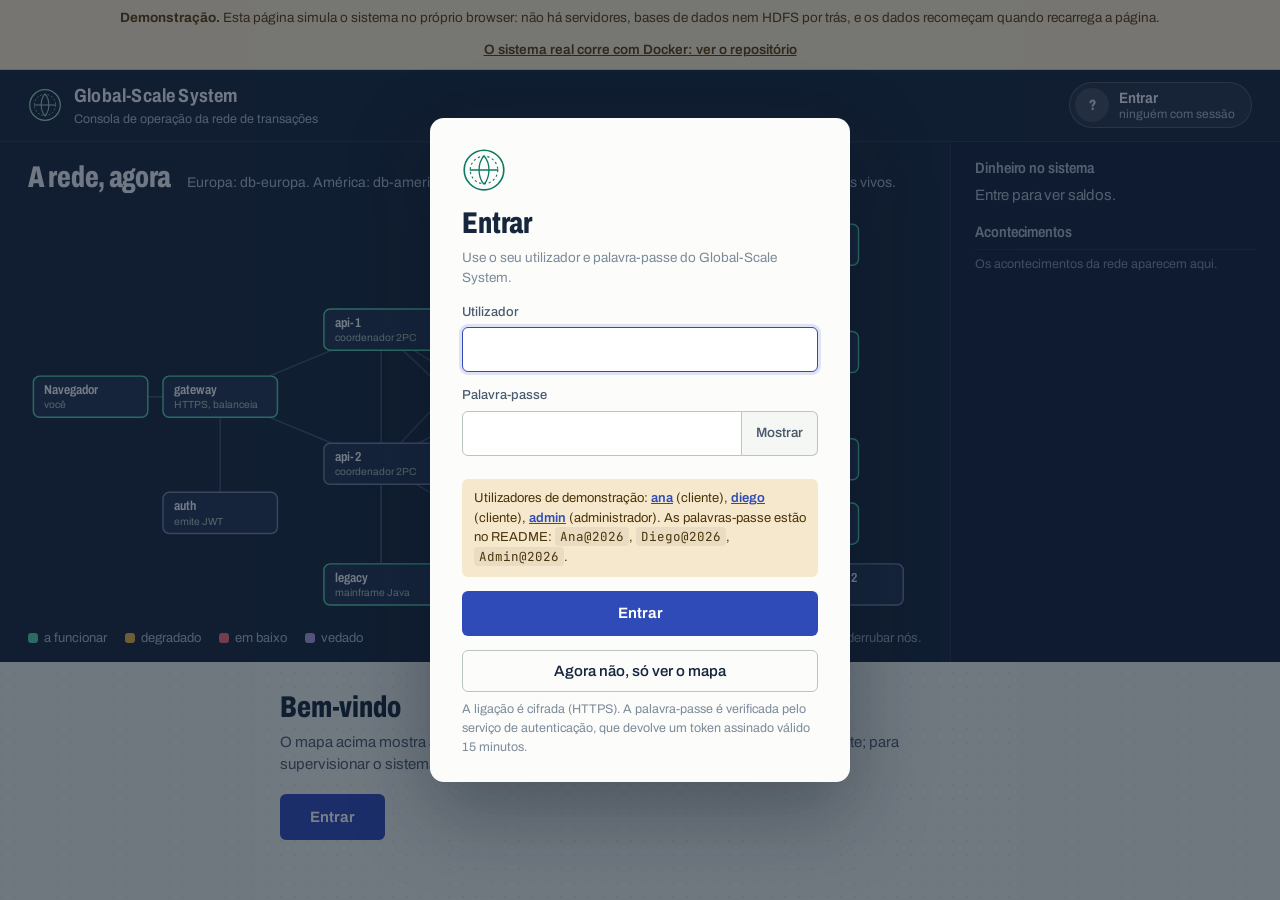
<file: index.html>
<!doctype html>
<html lang="pt">
<head>
<meta charset="utf-8">
<meta name="viewport" content="width=device-width, initial-scale=1">
<title>Global-Scale System — Consola de operação (demonstração)</title>
<link rel="icon" href="data:,">
<link rel="stylesheet" href="app.css">
<link rel="stylesheet" href="demo.css">
</head>
<body>
<div class="faixa-demo" role="note"><span><b>Demonstração.</b> Esta página simula o sistema no próprio browser:
não há servidores, bases de dados nem HDFS por trás, e os dados recomeçam quando recarrega a página.</span>
<a href="https://github.com/nameless-258/global-scale-system">O sistema real corre com Docker: ver o repositório</a></div>

<header class="barra">
  <div class="marca">
    <svg class="selo-marca" viewBox="0 0 40 40" aria-hidden="true">
      <circle cx="20" cy="20" r="18" fill="none" stroke="currentColor" stroke-width="1.5"/>
      <circle cx="20" cy="20" r="12.5" fill="none" stroke="currentColor" stroke-width="1" stroke-dasharray="2 2.4"/>
      <path d="M7 20h26M20 7c-6 7-6 19 0 26M20 7c6 7 6 19 0 26" fill="none" stroke="currentColor" stroke-width="1.2"/>
    </svg>
    <div>
      <span class="marca-nome">Global-Scale System</span>
      <span class="marca-sub">Consola de operação da rede de transações</span>
    </div>
  </div>
  <div class="utilizador" id="utilizador">
    <button class="pilula" id="pilula" type="button" aria-haspopup="true" aria-expanded="false">
      <span class="pil-ini" id="pil-ini" aria-hidden="true">?</span>
      <span class="pil-texto"><span class="pil-nome" id="pil-nome">Entrar</span><span class="pil-papel" id="pil-papel">ninguém com sessão</span></span>
    </button>
    <div class="pil-menu" id="pil-menu" hidden>
      <p id="pil-menu-info"></p>
      <button class="discreto" id="btn-sair" type="button">Terminar sessão</button>
    </div>
  </div>
</header>

<!-- ======================================================= MAPA AO VIVO -->
<section class="palco" aria-label="Estado da rede ao vivo">
  <div class="palco-mapa">
    <div class="palco-cab">
      <h1>A rede, agora</h1>
      <p id="mapa-legenda">A ler o estado dos nós…</p>
    </div>
    <svg id="mapa" viewBox="0 0 1000 475" role="img" aria-label="Topologia do sistema"></svg>
    <ul class="legenda-cores" aria-label="Legenda">
      <li><i class="c-ok"></i>a funcionar</li>
      <li><i class="c-aviso"></i>degradado</li>
      <li><i class="c-falha"></i>em baixo</li>
      <li><i class="c-vedado"></i>vedado</li>
      <li class="dica" id="mapa-dica"></li>
    </ul>
  </div>
  <aside class="livro">
    <h2 id="livro-titulo">Dinheiro no sistema</h2>
    <div id="livro-total" class="livro-total">—</div>
    <div class="livro-moeda" id="livro-moeda">equivalente em meticais</div>
    <dl id="livro-moedas" class="livro-moedas"></dl>
    <div id="livro-conservacao" class="livro-conservacao"></div>
    <h2 class="livro-ev">Acontecimentos</h2>
    <ol id="eventos" class="eventos"></ol>
  </aside>
</section>

<div class="corpo">
  <nav class="menu" id="menu" aria-label="Secções">
    <!-- Cliente -->
    <p class="menu-grupo" data-papel="cliente">O meu banco</p>
    <button data-sep="inicio" data-papel="cliente">Início</button>
    <button data-sep="transferir" data-papel="cliente">Transferir</button>
    <button data-sep="extrato" data-papel="cliente">Extrato</button>
    <p class="menu-grupo" data-papel="cliente">Pôr à prova</p>
    <button data-sep="seguranca" data-papel="cliente">Ataques</button>
    <!-- Administrador -->
    <p class="menu-grupo" data-papel="admin">Gestão</p>
    <button data-sep="clientes" data-papel="admin">Clientes e contas</button>
    <button data-sep="depositar" data-papel="admin">Depositar</button>
    <p class="menu-grupo" data-papel="admin">Supervisão</p>
    <button data-sep="bd" data-papel="admin">Bases de dados</button>
    <button data-sep="cenarios" data-papel="admin">Cenários de falha</button>
    <button data-sep="admin" data-papel="admin">Coordenador 2PC</button>
    <button data-sep="dfs" data-papel="admin">Ficheiros no HDFS</button>
    <!-- Ambos -->
    <p class="menu-grupo" data-papel="ambos">Informação</p>
    <button data-sep="cambio" data-papel="ambos">Câmbio</button>
  </nav>

  <main>
    <!-- ===================================================== SEM SESSÃO -->
    <section class="painel" id="sep-entrada">
      <header class="painel-cab">
        <h2>Bem-vindo</h2>
        <p>O mapa acima mostra a rede em tempo real. Para movimentar contas, entre como cliente; para supervisionar o sistema e simular falhas, entre como administrador.</p>
      </header>
      <button class="acao" id="btn-entrar-grande" type="button">Entrar</button>
    </section>

    <!-- ===================================================== CLIENTE: INÍCIO -->
    <section class="painel" id="sep-inicio" hidden>
      <header class="painel-cab">
        <h2 id="ola">Olá</h2>
        <p>Saldos lidos agora, em paralelo, nos servidores da Europa, da América e de África.</p>
      </header>
      <div id="cartoes-contas" class="cartoes-contas"></div>
      <div class="atalhos">
        <button class="atalho" type="button" data-ir="transferir" data-modo="interna"><b>Transferir</b><span>para clientes do Global-Scale</span></button>
        <button class="atalho" type="button" data-ir="transferir" data-modo="carteira"><b>Carteira móvel</b><span>M-Pesa, e-Mola ou mKesh</span></button>
        <button class="atalho" type="button" data-ir="transferir" data-modo="banco"><b>Outro banco</b><span>transferência por IBAN</span></button>
        <button class="atalho" type="button" data-ir="extrato"><b>Extrato</b><span>débitos, créditos e saldos</span></button>
      </div>
      <h2 class="titulo-sec">Últimos movimentos</h2>
      <div id="ultimos"></div>
    </section>

    <!-- ===================================================== CLIENTE: TRANSFERIR -->
    <section class="painel" id="sep-transferir" hidden>
      <header class="painel-cab">
        <h2>Transferir</h2>
        <p>Escolha para onde vai o dinheiro. Antes de enviar, verá sempre um resumo para confirmar.</p>
      </header>
      <div class="segmentos" role="tablist" aria-label="Tipo de transferência">
        <button type="button" role="tab" data-modo="interna" aria-selected="true">Cliente do Global-Scale</button>
        <button type="button" role="tab" data-modo="carteira" aria-selected="false">Carteira móvel</button>
        <button type="button" role="tab" data-modo="banco" aria-selected="false">Outro banco</button>
      </div>

      <form id="form-transf" class="folha" novalidate>
        <div class="campos dois">
          <label><span>De</span><select id="tr-origem" required></select></label>
          <!-- destino: cliente do Global-Scale -->
          <label data-modo="interna"><span>Para</span><select id="tr-destino"></select></label>
          <!-- destino: carteira móvel -->
          <div data-modo="carteira" class="destino-carteira">
            <span class="rotulo">Operadora</span>
            <div class="operadoras" id="operadoras" role="radiogroup" aria-label="Operadora">
              <button type="button" role="radio" data-op="M-PESA" class="op mpesa" aria-checked="true">M-Pesa</button>
              <button type="button" role="radio" data-op="E-MOLA" class="op emola" aria-checked="false">e-Mola</button>
              <button type="button" role="radio" data-op="MKESH" class="op mkesh" aria-checked="false">mKesh</button>
            </div>
          </div>
          <!-- destino: outro banco -->
          <label data-modo="banco"><span>Banco de destino</span><select id="tr-banco">
            <option value="BCI">BCI</option><option value="MILLENNIUM-BIM">Millennium bim</option>
            <option value="STANDARD-BANK">Standard Bank</option><option value="ABSA">Absa</option>
            <option value="MOZA">Moza Banco</option><option value="BANCO-PARCEIRO-MZ">Banco Parceiro</option>
          </select></label>
        </div>
        <div class="campos dois" data-modo="carteira">
          <label><span>Número de telemóvel</span>
            <span class="com-prefixo"><b>+258</b><input id="tr-numero" inputmode="numeric" placeholder="84 123 4567" autocomplete="off"></span>
          </label>
          <div class="titular-carteira" id="tr-titular" aria-live="polite"><span class="nota">Escreva o número para confirmarmos o nome do titular.</span></div>
        </div>
        <div class="campos dois" data-modo="banco">
          <label><span>IBAN do destinatário</span><input id="tr-iban" placeholder="MZ59 0001 0000 0012 3456 7890 1" autocomplete="off"></label>
          <label><span>Nome do destinatário</span><input id="tr-nome-banco" placeholder="Como aparece na conta" autocomplete="off"></label>
        </div>
        <div class="campos dois">
          <label><span>Montante</span>
            <span class="com-moeda"><input id="tr-valor" inputmode="decimal" placeholder="0,00" required><b id="tr-moeda">€</b></span>
          </label>
          <div class="previsao" id="tr-previsao" aria-live="polite"></div>
        </div>
        <details class="avancado">
          <summary>Modo de demonstração: simular uma falha nesta transferência</summary>
          <div class="campos dois" data-modo="interna">
            <label><span>Falha a simular</span><select id="tr-falha">
              <option value="">Nenhuma (transferência normal)</option>
              <option value="participante_indisponivel_fase1">Um servidor fica inacessível na fase 1</option>
              <option value="atraso_fase2">O coordenador espera 20 s antes da fase 2</option>
              <option value="crash_coordenador_fase2">O coordenador morre na fase 2 e reinicia</option>
              <option value="crash_permanente_coordenador">O coordenador morre de vez na fase 2</option>
            </select></label>
            <label><span>Servidor que coordena</span><select id="tr-via">
              <option value="">O que o gateway escolher</option>
              <option value="api-1">api-1</option>
              <option value="api-2">api-2</option>
            </select></label>
          </div>
          <label class="marcar" data-modo="externo"><input type="checkbox" id="tr-legado-falha"> A rede interbancária está em baixo (o dinheiro é debitado e depois devolvido)</label>
        </details>
        <p class="erro-texto" id="tr-erro" aria-live="polite"></p>
        <div class="rodape-form">
          <p class="nota" id="tr-nota">Antes de enviar, verá um resumo para confirmar.</p>
          <button class="acao" type="submit">Rever transferência</button>
        </div>
      </form>

      <div id="confirmacao" class="confirmacao" hidden>
        <h3>Confirme a transferência</h3>
        <div class="resumo" id="resumo"></div>
        <p class="nota" id="resumo-nota"></p>
        <div class="rodape-form">
          <button class="discreto" id="btn-voltar" type="button">Voltar e alterar</button>
          <button class="acao" id="btn-confirmar" type="button">Confirmar e transferir</button>
        </div>
      </div>
      <div id="res-transf" class="respostas"></div>
    </section>

    <!-- ===================================================== CLIENTE: EXTRATO -->
    <section class="painel" id="sep-extrato" hidden>
      <header class="painel-cab com-acao">
        <div><h2>Extrato</h2><p>Débitos, créditos e o saldo depois de cada movimento.</p></div>
        <div class="grupo-botoes sem-margem nao-imprimir">
          <button class="discreto" id="btn-csv" type="button">Descarregar CSV</button>
          <button class="discreto" id="btn-imprimir" type="button">Imprimir</button>
        </div>
      </header>
      <form class="filtros nao-imprimir" id="form-extrato">
        <label><span>Conta</span><select id="ex-conta"></select></label>
        <label><span>Período</span><select id="ex-periodo">
          <option value="30">Últimos 30 dias</option><option value="mes">Este mês</option>
          <option value="7">Últimos 7 dias</option><option value="tudo" selected>Desde a abertura</option>
          <option value="outro">Escolher datas…</option>
        </select></label>
        <label class="datas" data-datas><span>De</span><input type="date" id="ex-de"></label>
        <label class="datas" data-datas><span>Até</span><input type="date" id="ex-ate"></label>
      </form>
      <div id="extrato"></div>
    </section>

    <!-- ===================================================== CLIENTE: ATAQUES -->
    <section class="painel" id="sep-seguranca" hidden>
      <header class="painel-cab">
        <h2>Ataques</h2>
        <p>Cada botão envia à API um pedido malicioso real, feito com a sua sessão. O resultado mostra a defesa que o travou.</p>
      </header>
      <div class="ataques" id="lista-ataques"></div>
      <div id="res-seg" class="respostas"></div>
    </section>

    <!-- ===================================================== ADMIN: CENÁRIOS -->
    <section class="painel" id="sep-cenarios" hidden>
      <header class="painel-cab">
        <h2>Cenários de falha</h2>
        <p>Cada cenário derruba contentores reais, gera tráfego e confirma no fim que o dinheiro no sistema é o mesmo. Acompanhe no mapa.</p>
        <p class="nota">O administrador não movimenta contas. As transferências dos cenários são feitas automaticamente por dois clientes de teste (Ana e Diego), como num teste automático.</p>
      </header>
      <div class="cenarios" id="lista-cenarios"></div>
      <div class="diario">
        <div class="diario-cab"><h3>Diário de execução</h3><button id="btn-limpar-exec" class="discreto" type="button">Limpar</button></div>
        <ol class="exec" id="exec"><li class="vazio">Escolha um cenário para começar.</li></ol>
      </div>
    </section>

    <!-- ===================================================== ADMIN: CLIENTES -->
    <section class="painel" id="sep-clientes" hidden>
      <header class="painel-cab com-acao">
        <div><h2>Clientes e contas</h2>
        <p>Os utilizadores vêm do serviço de autenticação; as contas, dos três fragmentos.</p></div>
        <div class="grupo-botoes sem-margem">
          <button id="btn-clientes" class="discreto" type="button">Atualizar</button>
          <button id="btn-novo-cliente" class="acao" type="button">Novo cliente</button>
        </div>
      </header>
      <form id="form-cliente" class="folha" hidden novalidate>
        <h3>Novo cliente</h3>
        <div class="campos dois">
          <label><span>Nome completo</span><input id="nc-nome" placeholder="ex.: Marta Sitoe" autocomplete="off"></label>
          <label><span>Utilizador (para entrar)</span><input id="nc-user" placeholder="ex.: marta" autocomplete="off" autocapitalize="none" spellcheck="false"></label>
        </div>
        <div class="campos dois">
          <label><span>Palavra-passe inicial</span>
            <span class="com-olho"><input id="nc-pass" autocomplete="new-password"><button type="button" id="btn-gerar" class="olho">Gerar</button></span>
          </label>
          <p class="nota alinhar-fundo">Mínimo 8 caracteres, com letras e números. Entregue-a ao cliente.</p>
        </div>
        <h3 class="sub-titulo">Primeira conta</h3>
        <div class="campos tres">
          <label><span>Região (servidor onde fica guardada)</span><select id="nc-regiao">
            <option value="AF">África</option><option value="EU">Europa</option><option value="AM">América</option></select></label>
          <label><span>Moeda</span><select id="nc-moeda">
            <option value="MZN">Meticais (MT)</option><option value="EUR">Euros (€)</option>
            <option value="USD">Dólares (US$)</option><option value="ZAR">Randes (R)</option></select></label>
          <label><span>Depósito inicial (opcional)</span><input id="nc-deposito" inputmode="decimal" placeholder="0,00"></label>
        </div>
        <p class="erro-texto" id="nc-erro" aria-live="polite"></p>
        <div class="rodape-form">
          <button class="discreto" id="btn-cancelar-cliente" type="button">Cancelar</button>
          <button class="acao" type="submit">Criar cliente</button>
        </div>
      </form>
      <form id="form-conta" class="folha" hidden novalidate>
        <h3 id="na-titulo">Abrir conta</h3>
        <div class="campos dois">
          <label><span>Região</span><select id="na-regiao">
            <option value="AF">África</option><option value="EU">Europa</option><option value="AM">América</option></select></label>
          <label><span>Moeda</span><select id="na-moeda">
            <option value="MZN">Meticais (MT)</option><option value="EUR">Euros (€)</option>
            <option value="USD">Dólares (US$)</option><option value="ZAR">Randes (R)</option></select></label>
        </div>
        <p class="erro-texto" id="na-erro"></p>
        <div class="rodape-form">
          <button class="discreto" id="btn-cancelar-conta" type="button">Cancelar</button>
          <button class="acao" type="submit">Abrir conta</button>
        </div>
      </form>
      <div id="res-clientes" class="respostas"></div>
      <div class="barra-filtro">
        <div class="segmentos" role="tablist" aria-label="Filtrar por região" id="filtro-regiao">
          <button type="button" role="tab" data-reg="" aria-selected="true">Todas as regiões</button>
          <button type="button" role="tab" data-reg="EU" aria-selected="false">Europa</button>
          <button type="button" role="tab" data-reg="AM" aria-selected="false">América</button>
          <button type="button" role="tab" data-reg="AF" aria-selected="false">África</button>
        </div>
        <span class="nota" id="filtro-resumo"></span>
      </div>
      <div id="lista-clientes"></div>
    </section>

    <!-- ===================================================== ADMIN: BASES DE DADOS -->
    <section class="painel" id="sep-bd" hidden>
      <header class="painel-cab com-acao">
        <div><h2>Bases de dados</h2>
        <p>Cada nó lido diretamente, um a um. Cada região guarda só as suas contas; a réplica tem de ser igual ao primário; a tabela de taxas é igual em todos. O Nó Central guarda uma cópia dos saldos e as operações que autorizou por uma região em baixo.</p></div>
        <button id="btn-bd" class="discreto" type="button">Atualizar</button>
      </header>
      <div id="bd-resumo"></div>
      <div id="bd-detalhe"></div>
    </section>

    <!-- ===================================================== ADMIN: DEPOSITAR -->
    <section class="painel" id="sep-depositar" hidden>
      <header class="painel-cab">
        <h2>Depositar</h2>
        <p>Regista dinheiro que entra no banco, por exemplo um depósito ao balcão. O administrador pode creditar contas, mas nunca as pode debitar.</p>
      </header>
      <form id="form-deposito" class="folha" novalidate>
        <div class="campos dois">
          <label><span>Conta do cliente</span><select id="dp-conta"></select></label>
          <label><span>Descrição (aparece no extrato)</span><input id="dp-desc" value="Depósito em numerário"></label>
        </div>
        <div class="campos dois">
          <label><span>Montante</span><span class="com-moeda"><input id="dp-valor" inputmode="decimal" placeholder="0,00"><b id="dp-moeda">MT</b></span></label>
          <div class="previsao" id="dp-previsao"></div>
        </div>
        <p class="erro-texto" id="dp-erro" aria-live="polite"></p>
        <div class="rodape-form">
          <p class="nota">O depósito é uma transação local no servidor da conta e fica na auditoria.</p>
          <button class="acao" type="submit">Depositar</button>
        </div>
      </form>
      <div id="res-deposito" class="respostas"></div>
    </section>

    <!-- ===================================================== AMBOS: CÂMBIO -->
    <section class="painel" id="sep-cambio" hidden>
      <header class="painel-cab com-acao">
        <div><h2>Câmbio</h2>
        <p>A tabela de taxas existe em cada servidor de dados. As cópias têm de ser iguais; uma alteração só passa se todas a aceitarem.</p></div>
        <button id="btn-taxas" class="discreto" type="button">Atualizar</button>
      </header>
      <div id="tabela-taxas"></div>
      <form id="form-taxa" class="folha" data-papel="admin">
        <h3>Alterar uma taxa</h3>
        <div class="campos dois">
          <label><span>Moeda</span><select id="tx-moeda"><option>EUR</option><option>USD</option></select></label>
          <label><span>Meticais por unidade</span><input id="tx-valor" inputmode="decimal" value="69.50" required></label>
        </div>
        <div class="rodape-form">
          <p class="nota">Feita com Two-Phase Commit em todas as cópias.</p>
          <button class="acao" type="submit">Alterar em todas as cópias</button>
        </div>
      </form>
      <div id="res-taxa" class="respostas"></div>
    </section>

    <!-- ===================================================== ADMIN: HDFS -->
    <section class="painel" id="sep-dfs" hidden>
      <header class="painel-cab">
        <h2>Ficheiros no HDFS</h2>
        <p>Relatórios e auditoria ficam no sistema de ficheiros distribuído, com cada bloco em dois DataNodes.</p>
      </header>
      <div class="grupo-botoes">
        <button id="btn-rel-gerar" class="acao" type="button">Gerar relatório de saldos</button>
        <button id="btn-rel-listar" class="discreto" type="button">Ver relatórios</button>
        <button id="btn-aud" class="discreto" type="button">Ver auditoria</button>
      </div>
      <div id="lista-rel"></div>
      <div id="lista-aud"></div>
      <div id="res-dfs" class="respostas"></div>
    </section>

    <!-- ===================================================== ADMIN: COORDENADOR -->
    <section class="painel" id="sep-admin" hidden>
      <header class="painel-cab">
        <h2>Coordenador 2PC</h2>
        <p>Transações que cada servidor da API coordenou e as que ainda estão preparadas à espera de decisão.</p>
      </header>
      <div class="grupo-botoes">
        <button id="btn-2pc" class="acao" type="button">Ver estado do coordenador</button>
        <button id="btn-recuperar" class="discreto" type="button">Correr a recuperação agora</button>
        <button id="btn-totais" class="discreto" type="button">Ver totais detalhados</button>
      </div>
      <div id="res-admin" class="respostas"></div>
      <p class="nota">Depois de uma promoção de réplica, reponha a topologia inicial no terminal com <code>powershell -ExecutionPolicy Bypass -File scripts\reset-alta-disponibilidade.ps1</code>.</p>
    </section>
  </main>
</div>

<!-- ======================================================= LOGIN -->
<dialog id="dlg-login" class="dialogo">
  <form id="form-login" class="entrada" novalidate>
    <svg class="selo-entrada" viewBox="0 0 40 40" aria-hidden="true">
      <circle cx="20" cy="20" r="18" fill="none" stroke="currentColor" stroke-width="1.5"/>
      <circle cx="20" cy="20" r="12.5" fill="none" stroke="currentColor" stroke-width="1" stroke-dasharray="2 2.4"/>
      <path d="M7 20h26M20 7c-6 7-6 19 0 26M20 7c6 7 6 19 0 26" fill="none" stroke="currentColor" stroke-width="1.2"/>
    </svg>
    <h2>Entrar</h2>
    <p class="nota">Use o seu utilizador e palavra-passe do Global-Scale System.</p>
    <label><span>Utilizador</span><input id="login-user" autocomplete="username" autocapitalize="none" spellcheck="false" required></label>
    <label><span>Palavra-passe</span>
      <span class="com-olho"><input id="login-pass" type="password" autocomplete="current-password" required>
      <button type="button" id="btn-olho" class="olho" aria-label="Mostrar a palavra-passe">Mostrar</button></span>
    </label>
    <div class="credenciais-demo">Utilizadores de demonstração:
<button type="button" data-u="ana" data-p="Ana@2026">ana</button> (cliente),
<button type="button" data-u="diego" data-p="Diego@2026">diego</button> (cliente),
<button type="button" data-u="admin" data-p="Admin@2026">admin</button> (administrador).
As palavras-passe estão no README: <code>Ana@2026</code>, <code>Diego@2026</code>, <code>Admin@2026</code>.</div>
    <p class="erro-texto" id="login-erro" role="alert"></p>
    <button class="acao largo" type="submit" id="btn-login">Entrar</button>
    <button class="discreto largo" type="button" id="btn-fechar-login">Agora não, só ver o mapa</button>
    <p class="nota pequena">A ligação é cifrada (HTTPS). A palavra-passe é verificada pelo serviço de autenticação, que devolve um token assinado válido 15 minutos.</p>
  </form>
</dialog>

<!-- ======================================================= MENU DO NÓ -->
<div id="menu-no" class="menu-no" hidden>
  <h3 id="menu-no-nome"></h3>
  <p id="menu-no-estado"></p>
  <div id="menu-no-acoes" class="menu-no-acoes"></div>
  <pre id="menu-no-log" class="log"></pre>
</div>

<script src="simulador.js"></script>
<script src="app.js"></script>
<script>document.querySelectorAll(".credenciais-demo [data-u]").forEach((b) => b.addEventListener("click", () => {
  document.getElementById("login-user").value = b.dataset.u; document.getElementById("login-pass").value = b.dataset.p;
  document.getElementById("login-pass").focus(); }));</script>
</body>
</html>
</file>
<file: app.css>
/* Global-Scale System — consola de operação.
 * Papel de segurança + tinta azul; o verde das notas é "a funcionar". */
@font-face { font-family: "Archivo"; src: url("fonts/archivo.woff2") format("woff2");
  font-weight: 100 900; font-stretch: 62% 125%; font-display: swap; }
@font-face { font-family: "JetBrains Mono"; src: url("fonts/jetbrains-mono.woff2") format("woff2");
  font-weight: 400; font-display: swap; }

:root {
  --papel: #e9eeea;
  --papel-2: #f5f7f4;
  --folha: #fcfdfb;
  --tinta: #16263d;
  --tinta-2: #4a5a6e;
  --tinta-3: #7c8a99;
  --linha: #cfd8d2;
  --nota: #0e7a64;          /* verde-nota: a funcionar */
  --nota-claro: #d5ece4;
  --ambar: #b7791f;
  --ambar-claro: #f6e8cc;
  --carmim: #b3263a;
  --carmim-claro: #f5dadd;
  --carimbo: #2f4bb8;       /* ações */
  --carimbo-escuro: #233a92;
  --vedado: #6b5ca5;
  --mono: "JetBrains Mono", ui-monospace, Consolas, monospace;
  --texto: "Archivo", "Segoe UI", system-ui, sans-serif;
  --r: 6px;
}
* { box-sizing: border-box; }
html { background: var(--papel); }
body { margin: 0; font: 400 15px/1.5 var(--texto); font-stretch: 100%; color: var(--tinta);
  background:
    radial-gradient(circle at 1px 1px, rgba(22,38,61,.05) 1px, transparent 0) 0 0 / 14px 14px,
    var(--papel); min-height: 100vh; }
h1, h2, h3 { font-stretch: 78%; font-weight: 700; letter-spacing: -.005em; line-height: 1.15; margin: 0; }
code { font: 13px var(--mono); background: rgba(22,38,61,.06); padding: 1px 5px; border-radius: 4px; }
button, input, select { font: inherit; color: inherit; }
:focus-visible { outline: 2px solid var(--carimbo); outline-offset: 2px; }

/* ------------------------------------------------------------ barra */
.barra { display: flex; justify-content: space-between; align-items: center; gap: 16px;
  padding: 12px 28px; background: var(--tinta); color: #e8eef5; }
.marca { display: flex; align-items: center; gap: 12px; }
.selo-marca { width: 34px; height: 34px; color: #9fd3c4; }
.marca-nome { display: block; font-weight: 700; font-stretch: 82%; font-size: 19px; letter-spacing: .01em; }
.marca-sub { display: block; font-size: 12.5px; color: #a9b8c9; }
.utilizador { position: relative; }
.pilula { display: flex; align-items: center; gap: 10px; background: rgba(255,255,255,.06); border: 1px solid rgba(255,255,255,.18);
  color: #e8eef5; border-radius: 999px; padding: 5px 16px 5px 5px; cursor: pointer; }
.pilula:hover { background: rgba(255,255,255,.12); }
.pil-ini { width: 34px; height: 34px; border-radius: 50%; display: grid; place-items: center; background: rgba(255,255,255,.12);
  font-weight: 800; font-stretch: 75%; font-size: 15px; color: #c9d5e2; }
.pilula.ligada .pil-ini { background: #4fd1ad; color: #0d3b31; }
.pilula.ligada.admin .pil-ini { background: #a9b9ff; color: #1b2b6b; }
.pil-texto { display: flex; flex-direction: column; align-items: flex-start; line-height: 1.2; text-align: left; }
.pil-nome { font-weight: 650; font-stretch: 88%; font-size: 15px; }
.pil-papel { font-size: 12px; color: #a9b8c9; }
.pil-menu { position: absolute; right: 0; top: calc(100% + 8px); z-index: 30; background: var(--folha); color: var(--tinta);
  border: 1px solid var(--linha); border-radius: 10px; padding: 14px; width: 260px; box-shadow: 0 18px 50px rgba(10,20,35,.35); }
.pil-menu p { margin: 0 0 10px; font-size: 13.5px; color: var(--tinta-2); }
.pil-menu button { width: 100%; }

/* ------------------------------------------------------------ palco (mapa + livro) */
.palco { display: grid; grid-template-columns: minmax(0, 1fr) 330px; background: var(--tinta); color: #e8eef5;
  border-top: 1px solid rgba(255,255,255,.08); }
.palco-mapa { padding: 18px 28px 14px; min-width: 0; }
.palco-cab { display: flex; align-items: baseline; gap: 16px; flex-wrap: wrap; }
.palco-cab h1 { font-size: 30px; font-stretch: 70%; font-weight: 800; letter-spacing: -.01em; }
.palco-cab p { margin: 0; color: #a9b8c9; font-size: 14px; }
#mapa { width: 100%; height: auto; display: block; margin-top: 6px; max-height: 520px; }
.legenda-cores { list-style: none; display: flex; flex-wrap: wrap; gap: 18px; margin: 4px 0 0; padding: 0;
  font-size: 13px; color: #a9b8c9; }
.legenda-cores i { display: inline-block; width: 10px; height: 10px; border-radius: 3px; margin-right: 6px; vertical-align: -1px; }
.c-ok { background: #4fd1ad; } .c-aviso { background: #e6b04f; } .c-falha { background: #ef6b7d; } .c-vedado { background: #a99be0; }
.legenda-cores .dica { margin-left: auto; color: #8ea2b8; }

/* nós do mapa (SVG) */
.ligacao { stroke: #3d5372; stroke-width: 1.6; fill: none; }
.ligacao.replica { stroke: #5f7ea6; stroke-dasharray: 5 4; }
.ligacao.vigia { stroke: #5a6d86; stroke-dasharray: 2 4; }
.ligacao.inativa { opacity: .18; }
.ligacao.oculta { opacity: 0; }
.ligacao.viva { stroke: #7fb8ff; }
.rot-ligacao { fill: #8ea2b8; font: 500 11px var(--texto); font-stretch: 85%; }
.no rect.corpo { fill: #1f3352; stroke: #4fd1ad; stroke-width: 1.6; rx: 7; }
.no text.nome { fill: #f1f5f9; font: 650 14.5px var(--texto); font-stretch: 80%; }
.no text.papel { fill: #a9c4bb; font: 400 11.5px var(--texto); }
.no.aviso rect.corpo { stroke: #e6b04f; } .no.aviso text.papel { fill: #e6c78a; }
.no.falha rect.corpo { stroke: #ef6b7d; fill: #2b2234; stroke-dasharray: 4 3; }
.no.falha text.nome { fill: #c6a7b0; } .no.falha text.papel { fill: #ef8f9d; }
.no.vedado rect.corpo { stroke: #a99be0; fill: #262849; } .no.vedado text.papel { fill: #c7bdf0; }
.no.desconhecido rect.corpo { stroke: #6d819b; }
.no.primario rect.coroa { fill: #4fd1ad; }
.no rect.coroa { fill: transparent; }
.no.clicavel { cursor: pointer; }
.no.clicavel:hover rect.corpo, .no.clicavel:focus rect.corpo { fill: #284369; }
.no:focus { outline: none; }
.no:focus-visible rect.corpo { stroke-width: 3; }
.pacote { fill: #ffd27a; }
.pacote.f2 { fill: #7fe0c4; }
.pacote.aborto { fill: #ef6b7d; }

/* livro (totais) */
.livro { background: #12203a; padding: 18px 24px; border-left: 1px solid rgba(255,255,255,.08); display: flex; flex-direction: column; min-width: 0; }
.livro h2 { font-size: 15px; color: #a9b8c9; font-weight: 600; font-stretch: 85%; }
.livro-total { font-size: 40px; font-weight: 800; font-stretch: 68%; line-height: 1.05; margin-top: 8px;
  font-variant-numeric: tabular-nums; color: #fff; letter-spacing: -.01em; }
.livro-total.vazio { font-size: 15px; font-weight: 400; font-stretch: 100%; color: #a9b8c9; line-height: 1.4; }
.livro-moeda { font-size: 13px; color: #8ea2b8; margin-bottom: 10px; }
.livro-moedas { display: grid; grid-template-columns: auto 1fr; gap: 3px 14px; margin: 0; font-size: 14px; }
.livro-moedas dt { color: #8ea2b8; } .livro-moedas dd { margin: 0; text-align: right; font-variant-numeric: tabular-nums; }
.livro-conservacao { margin-top: 12px; font-size: 13px; padding: 8px 10px; border-radius: var(--r); background: rgba(79,209,173,.1); color: #9fe6cf; }
.livro-conservacao:empty { display: none; }
.livro-conservacao.mudou { background: rgba(230,176,79,.14); color: #f0cf8f; }
.livro-ev { margin-top: 18px; }
.eventos { list-style: none; margin: 8px 0 0; padding: 0; font-size: 12.5px; overflow: auto; max-height: 190px; flex: 1; }
.eventos li { padding: 5px 0; border-top: 1px solid rgba(255,255,255,.07); color: #c9d5e2; display: grid; grid-template-columns: 58px 1fr; gap: 8px; }
.eventos time { color: #7d91a8; font-variant-numeric: tabular-nums; }
.eventos li.ok span { color: #9fe6cf; } .eventos li.falha span { color: #f3a3ae; } .eventos li.aviso span { color: #f0cf8f; }
.eventos li.vazio { display: block; color: #7d91a8; }

/* ------------------------------------------------------------ corpo */
.corpo { display: grid; grid-template-columns: 220px minmax(0, 1fr); gap: 32px; max-width: 1280px; margin: 0 auto; padding: 28px 28px 60px; }
.menu { display: flex; flex-direction: column; gap: 2px; position: sticky; top: 16px; align-self: start; }
.menu-grupo { margin: 16px 0 4px 10px; font-size: 12.5px; color: var(--tinta-3); font-weight: 600; }
.menu-grupo:first-child { margin-top: 0; }
.menu button { text-align: left; background: none; border: none; padding: 8px 10px; border-radius: var(--r); cursor: pointer;
  color: var(--tinta-2); font-size: 15px; border-left: 3px solid transparent; }
.menu button:hover { background: rgba(22,38,61,.05); color: var(--tinta); }
.menu button.ativo { color: var(--tinta); font-weight: 650; background: var(--folha); border-left-color: var(--carimbo);
  box-shadow: 0 1px 0 var(--linha); }

.painel-cab { margin-bottom: 18px; max-width: 72ch; }
.painel-cab.com-acao { display: flex; justify-content: space-between; align-items: flex-end; gap: 16px; max-width: none; }
.painel-cab h2 { font-size: 30px; font-stretch: 72%; font-weight: 800; }
.painel-cab p { margin: 6px 0 0; color: var(--tinta-2); max-width: 70ch; }
.painel h3 { font-size: 18px; }

/* formulários */
.folha { background: var(--folha); border: 1px solid var(--linha); border-radius: 10px; padding: 20px 22px; display: flex; flex-direction: column; gap: 14px;
  box-shadow: 0 1px 0 rgba(22,38,61,.04); }
.folha.compacta { padding: 0; border: none; background: none; box-shadow: none; }
.campos { display: grid; gap: 14px; }
.campos.tres { grid-template-columns: 1fr 1fr 1fr; }
.campos.dois { grid-template-columns: 1fr 1fr; }
label span { display: block; font-size: 13px; color: var(--tinta-2); margin-bottom: 5px; font-weight: 500; }
input, select { width: 100%; padding: 10px 12px; border: 1px solid #b9c5be; border-radius: var(--r); background: #fff; font-size: 15.5px; }
input:focus, select:focus { border-color: var(--carimbo); outline: none; box-shadow: 0 0 0 3px rgba(47,75,184,.15); }
label.marcar { display: flex; gap: 10px; align-items: center; font-size: 14.5px; }
label.marcar input { width: 18px; height: 18px; accent-color: var(--carimbo); }
details.avancado { border-top: 1px dashed var(--linha); padding-top: 12px; }
details.avancado summary { cursor: pointer; color: var(--carimbo); font-weight: 550; font-size: 14.5px; }
details.avancado[open] summary { margin-bottom: 12px; }
.rodape-form { display: flex; justify-content: space-between; align-items: center; gap: 16px; flex-wrap: wrap; }
.nota { color: var(--tinta-3); font-size: 13.5px; margin: 0; max-width: 62ch; }
.acao { background: var(--carimbo); color: #fff; border: none; border-radius: var(--r); padding: 11px 22px; font-weight: 650; cursor: pointer; font-size: 15px; }
.acao:hover { background: var(--carimbo-escuro); }
.acao:disabled, .discreto:disabled { opacity: .55; cursor: progress; }
.discreto { background: transparent; border: 1px solid #b9c5be; color: var(--tinta); border-radius: var(--r); padding: 9px 16px; cursor: pointer; font-weight: 550; }
.discreto:hover { border-color: var(--tinta); }
.perigo { background: transparent; border: 1px solid #d9a3ab; color: var(--carmim); border-radius: var(--r); padding: 8px 14px; cursor: pointer; font-weight: 600; }
.perigo:hover { background: var(--carmim-claro); }
.grupo-botoes { display: flex; gap: 10px; flex-wrap: wrap; margin-bottom: 14px; }

/* respostas */
.respostas { margin-top: 18px; display: flex; flex-direction: column; gap: 12px; }
.recibo { background: var(--folha); border: 1px solid var(--linha); border-radius: 10px; overflow: hidden; }
.recibo-cab { display: flex; align-items: center; gap: 12px; padding: 12px 18px; border-bottom: 1px solid var(--linha); flex-wrap: wrap; }
.recibo-cab h4 { margin: 0; font-size: 16px; font-stretch: 85%; font-weight: 700; flex: 1; min-width: 200px; }
.carimbo { font-size: 12.5px; font-weight: 700; padding: 3px 10px; border-radius: 4px; border: 1.5px solid currentColor; letter-spacing: .02em;
  transform: rotate(-1.5deg); display: inline-block; font-stretch: 85%; }
.carimbo.ok { color: var(--nota); background: var(--nota-claro); }
.carimbo.aviso { color: var(--ambar); background: var(--ambar-claro); }
.carimbo.erro { color: var(--carmim); background: var(--carmim-claro); }
.recibo-meta { font-size: 12.5px; color: var(--tinta-3); }
.recibo-corpo { padding: 12px 18px 16px; }
.recibo-meta { margin-bottom: 12px; }
.recibo-num { display: flex; gap: 28px; flex-wrap: wrap; margin-bottom: 10px; }
.recibo-num div { display: flex; flex-direction: column; }
.recibo-num small { color: var(--tinta-3); font-size: 12.5px; }
.recibo-num strong { font-size: 24px; font-stretch: 72%; font-weight: 750; font-variant-numeric: tabular-nums; }
.recibo dl { display: grid; grid-template-columns: max-content 1fr; gap: 4px 16px; margin: 0; font-size: 14px; }
.recibo dt { color: var(--tinta-3); }
.recibo dd { margin: 0; word-break: break-word; }
.recibo dd.mono { font: 13px var(--mono); word-break: break-all; }
.rasto { list-style: none; margin: 12px 0 0; padding: 0; border-left: 2px solid var(--linha); }
.rasto li { position: relative; padding: 3px 0 3px 16px; font-size: 13.5px; color: var(--tinta-2); }
.rasto li::before { content: ""; position: absolute; left: -5px; top: 10px; width: 8px; height: 8px; border-radius: 50%; background: var(--linha); }
.rasto li.fase1::before { background: #d6a94a; } .rasto li.decisao::before { background: var(--carimbo); }
.rasto li.fase2::before { background: var(--nota); } .rasto li.mau::before { background: var(--carmim); }
.rasto li.decisao { color: var(--tinta); font-weight: 650; }
details.json { margin-top: 10px; } details.json summary { cursor: pointer; color: var(--tinta-3); font-size: 13px; }
pre.json, pre.log { background: #13213a; color: #d6e2ef; border-radius: var(--r); padding: 12px; font: 12.5px/1.5 var(--mono);
  overflow: auto; max-height: 340px; white-space: pre-wrap; word-break: break-all; margin: 8px 0 0; }

/* tabelas */
.quadro { width: 100%; border-collapse: collapse; background: var(--folha); border: 1px solid var(--linha); border-radius: 10px; overflow: hidden; font-size: 14.5px; }
.quadro th { text-align: left; font-weight: 600; color: var(--tinta-2); font-size: 13px; padding: 10px 14px; border-bottom: 1px solid var(--linha); background: var(--papel-2); }
.quadro td { padding: 10px 14px; border-bottom: 1px solid #e3e9e5; }
.quadro tr:last-child td { border-bottom: none; }
.quadro td.num { text-align: right; font-variant-numeric: tabular-nums; font-stretch: 85%; font-weight: 600; font-size: 16px; }
.quadro td.id { font-weight: 650; font-stretch: 85%; }
.quadro tr.clicavel { cursor: pointer; }
.quadro tr.clicavel:hover td { background: #eef3f0; }
.quadro tr.selecionada td { background: #e4ecf9; }
.regiao { display: inline-block; font-size: 12px; padding: 1px 8px; border-radius: 10px; background: #e1e8f4; color: var(--carimbo-escuro); font-weight: 600; }
.regiao.am { background: #e7e1f3; color: #50408a; }
.regiao.af { background: #f6e8cc; color: #8a5a12; }
.cabeca-tabela { display: flex; justify-content: space-between; align-items: baseline; margin: 6px 2px 8px; font-size: 13px; color: var(--tinta-3); gap: 12px; flex-wrap: wrap; }
.parcial { color: var(--ambar); font-weight: 600; }
.vazio-msg { padding: 22px; text-align: center; color: var(--tinta-3); background: var(--folha); border: 1px dashed var(--linha); border-radius: 10px; }
.vazio-msg button { margin-top: 10px; }
#form-taxa { margin-top: 18px; }
#lista-rel, #lista-aud { margin-top: 12px; }
#lista-aud h3 { margin: 16px 0 6px; font-size: 16px; }

/* cenários e ataques */
.cenarios, .ataques { display: grid; grid-template-columns: repeat(auto-fill, minmax(250px, 1fr)); gap: 12px; }
.cen { background: var(--folha); border: 1px solid var(--linha); border-radius: 10px; padding: 16px; display: flex; flex-direction: column; gap: 8px;
  border-top: 3px solid var(--tipo, var(--carimbo)); }
.cen h3 { font-size: 17.5px; }
.cen p { margin: 0; color: var(--tinta-2); font-size: 14px; flex: 1; }
.cen .tipo { font-size: 12.5px; color: var(--tinta-3); font-weight: 600; }
.cen button { align-self: flex-start; }
.cen.a-correr { border-color: var(--carimbo); box-shadow: 0 0 0 3px rgba(47,75,184,.15); }
.cen[data-tipo="dados"] { --tipo: var(--nota); } .cen[data-tipo="2pc"] { --tipo: var(--carimbo); }
.cen[data-tipo="ha"] { --tipo: var(--vedado); } .cen[data-tipo="app"] { --tipo: var(--ambar); }
.ataques .cen { border-top-color: var(--carmim); }
.diario { margin-top: 18px; background: var(--folha); border: 1px solid var(--linha); border-radius: 10px; padding: 16px 18px; }
.diario-cab { display: flex; justify-content: space-between; align-items: center; margin-bottom: 8px; }
ol.exec { list-style: none; margin: 0; padding: 0; font-size: 14px; max-height: 460px; overflow: auto; }
ol.exec li { display: grid; grid-template-columns: 70px 1fr; gap: 10px; padding: 5px 0; border-top: 1px solid #e8ede9; }
ol.exec li time { color: var(--tinta-3); font-variant-numeric: tabular-nums; font-size: 13px; }
ol.exec li.ok span { color: var(--nota); font-weight: 550; }
ol.exec li.erro span { color: var(--carmim); font-weight: 550; }
ol.exec li.aviso span { color: var(--ambar); }
ol.exec li.det span { color: var(--tinta-3); font-size: 13px; }
ol.exec li.sec { display: block; border-top: none; margin-top: 12px; font-weight: 750; font-stretch: 80%; font-size: 17px; color: var(--tinta); }
ol.exec li.vazio { display: block; color: var(--tinta-3); border: none; }

/* diálogo de login */
.dialogo { border: none; border-radius: 14px; padding: 26px 28px; width: min(640px, 94vw); background: var(--folha); color: var(--tinta);
  box-shadow: 0 30px 80px rgba(10,20,35,.35); }
.dialogo::backdrop { background: rgba(14,24,40,.55); }
.dialogo h2 { font-size: 26px; font-stretch: 72%; font-weight: 800; }
.dialogo-fechar { float: right; }
.dialogo-fechar button { border: none; color: var(--tinta-3); padding: 4px 8px; }
.dialogo-fechar button:hover { color: var(--tinta); }
.pessoas { display: grid; grid-template-columns: repeat(5, 1fr); gap: 10px; margin: 18px 0 20px; }
.pessoa { display: flex; flex-direction: column; align-items: center; gap: 6px; padding: 14px 6px; border: 1px solid var(--linha); border-radius: 10px;
  background: #fff; cursor: pointer; text-align: center; }
.pessoa:hover { border-color: var(--carimbo); background: #f2f5fd; }
.pessoa .ini { width: 44px; height: 44px; border-radius: 50%; display: grid; place-items: center; font-weight: 800; font-stretch: 75%; font-size: 18px;
  background: var(--nota-claro); color: var(--nota); }
.pessoa.admin .ini { background: #dfe5f7; color: var(--carimbo); }
.pessoa strong { font-size: 15px; } .pessoa small { font-size: 12px; color: var(--tinta-3); line-height: 1.3; }
.erro-texto { color: var(--carmim); font-size: 14px; }
.sair-linha { margin-top: 14px; display: flex; gap: 10px; flex-wrap: wrap; }
.sair-linha:empty { display: none; }

/* menu de um nó */
.menu-no { position: absolute; z-index: 20; width: 300px; background: var(--folha); color: var(--tinta); border-radius: 10px; padding: 14px 16px;
  box-shadow: 0 18px 50px rgba(10,20,35,.4); border: 1px solid var(--linha); }
.menu-no h3 { font-size: 19px; }
.menu-no p { margin: 2px 0 10px; font-size: 13.5px; color: var(--tinta-2); }
.menu-no-acoes { display: flex; flex-wrap: wrap; gap: 6px; }
.menu-no-acoes button { padding: 6px 12px; }
.menu-no .log { max-height: 150px; font-size: 11.5px; }
.menu-no .log:empty { display: none; }

/* ------------------------------------------------------------ responsivo e movimento */
@media (max-width: 1100px) {
  .palco { grid-template-columns: 1fr; }
  .livro { border-left: none; border-top: 1px solid rgba(255,255,255,.08); }
  .eventos { max-height: 140px; }
}
@media (max-width: 860px) {
  .corpo { grid-template-columns: 1fr; padding: 20px 16px 48px; }
  .menu { position: static; flex-direction: row; flex-wrap: wrap; }
  .menu-grupo { display: none; }
  .campos.tres, .campos.dois { grid-template-columns: 1fr; }
  .pessoas { grid-template-columns: repeat(3, 1fr); }
  .barra { padding: 10px 16px; } .palco-mapa { padding: 14px 16px; }
  .marca-sub { display: none; }
}
@media (prefers-reduced-motion: reduce) { * { transition: none !important; animation: none !important; } }

[hidden] { display: none !important; }

/* ------------------------------------------------------------ entrada */
.dialogo { width: min(420px, 94vw); padding: 30px 32px 26px; }
.entrada { display: flex; flex-direction: column; gap: 14px; }
.entrada h2 { font-size: 30px; }
.entrada .nota { margin-top: -6px; }
.selo-entrada { width: 44px; height: 44px; color: var(--nota); }
.com-olho { display: flex; gap: 0; }
.com-olho input { border-top-right-radius: 0; border-bottom-right-radius: 0; }
.olho { border: 1px solid #b9c5be; border-left: none; background: var(--papel-2); border-radius: 0 var(--r) var(--r) 0; padding: 0 14px;
  cursor: pointer; color: var(--tinta-2); font-size: 13.5px; font-weight: 550; }
.largo { width: 100%; }
.nota.pequena { font-size: 12.5px; }
.erro-texto:empty { display: none; }
.erro-texto { margin: 0; padding: 8px 12px; background: var(--carmim-claro); border-radius: var(--r); }

/* ------------------------------------------------------------ cliente: contas e transferência */
.cartoes-contas { display: grid; grid-template-columns: repeat(auto-fill, minmax(260px, 1fr)); gap: 14px; }
.cartao-conta { background: var(--folha); border: 1px solid var(--linha); border-radius: 12px; padding: 18px 20px; border-left: 4px solid var(--carimbo); }
.cartao-conta.am { border-left-color: var(--vedado); }
.cartao-conta.af { border-left-color: var(--ambar); }
.cc-topo { display: flex; justify-content: space-between; align-items: center; gap: 8px; }
.cc-tipo { font-weight: 650; font-size: 15px; color: var(--tinta-2); }
.cc-saldo { font-size: 32px; font-weight: 800; font-stretch: 70%; margin: 10px 0 4px; font-variant-numeric: tabular-nums; }
.cc-num { font-size: 13px; color: var(--tinta-3); }
.titulo-sec { font-size: 24px; font-stretch: 74%; font-weight: 800; margin: 32px 0 12px; }
.com-moeda { display: flex; align-items: stretch; }
.com-moeda input { border-top-right-radius: 0; border-bottom-right-radius: 0; font-size: 20px; font-weight: 650; font-variant-numeric: tabular-nums; }
.com-moeda b { display: grid; place-items: center; min-width: 52px; padding: 0 12px; border: 1px solid #b9c5be; border-left: none;
  border-radius: 0 var(--r) var(--r) 0; background: var(--papel-2); color: var(--tinta-2); }
.previsao { display: flex; flex-direction: column; justify-content: flex-end; gap: 2px; font-size: 14px; color: var(--tinta-2); padding-bottom: 4px; }
.previsao strong { font-size: 18px; color: var(--nota); font-stretch: 88%; }
.confirmacao { background: var(--folha); border: 2px solid var(--carimbo); border-radius: 12px; padding: 22px 24px; display: flex; flex-direction: column; gap: 14px; }
.confirmacao h3 { font-size: 22px; font-stretch: 74%; }
.resumo { display: flex; flex-direction: column; border-top: 1px solid var(--linha); }
.resumo-linha { display: flex; justify-content: space-between; gap: 16px; padding: 10px 0; border-bottom: 1px solid var(--linha); font-size: 15px; }
.resumo-linha span { color: var(--tinta-3); }
.resumo-linha strong { text-align: right; font-weight: 600; }
.resumo-linha.grande strong { font-size: 26px; font-stretch: 72%; font-weight: 800; }
.resumo-linha.aviso strong { color: var(--ambar); }
.comprovativo { background: var(--folha); border: 1px solid var(--linha); border-radius: 12px; padding: 18px 22px; border-top: 4px solid var(--nota); }
.comprovativo.erro { border-top-color: var(--carmim); } .comprovativo.aviso { border-top-color: var(--ambar); }
.comp-cab { display: flex; align-items: center; gap: 12px; flex-wrap: wrap; margin-bottom: 14px; }
.comp-cab h3 { font-size: 20px; font-stretch: 78%; }
.comp-partes { display: grid; grid-template-columns: 1fr auto 1fr; gap: 14px; align-items: center; margin-bottom: 14px; }
.comp-partes > div:not(.seta) { display: flex; flex-direction: column; }
.comp-partes small { color: var(--tinta-3); font-size: 12.5px; }
.comp-partes strong { font-size: 19px; font-stretch: 85%; }
.comp-partes span { font-size: 13px; color: var(--tinta-3); }
.seta { font-size: 26px; color: var(--tinta-3); }
.motivo { margin: 0 0 8px; font-size: 15px; color: var(--tinta); }
.quadro.movimentos td.entra { color: var(--nota); } .quadro.movimentos td.sai { color: var(--carmim); }
.quadro .sub { display: block; color: var(--tinta-3); font-size: 12.5px; }
.quadro td.ref { font: 12.5px var(--mono); color: var(--tinta-3); }
.seletor { min-width: 240px; }
#sep-entrada .acao { padding: 12px 30px; }

/* ------------------------------------------------------------ cliente: início */
button.cartao-conta { text-align: left; font: inherit; color: inherit; cursor: pointer; display: flex; flex-direction: column; }
button.cartao-conta:hover { box-shadow: 0 6px 20px rgba(22,38,61,.08); transform: translateY(-1px); transition: transform .15s, box-shadow .15s; }
.atalhos { display: grid; grid-template-columns: repeat(auto-fill, minmax(190px, 1fr)); gap: 10px; margin-top: 16px; }
.atalho { display: flex; flex-direction: column; align-items: flex-start; gap: 2px; text-align: left; background: var(--tinta); color: #eef3f8;
  border: none; border-radius: 10px; padding: 14px 16px; cursor: pointer; }
.atalho b { font-size: 16px; font-stretch: 85%; }
.atalho span { font-size: 13px; color: #a9b8c9; }
.atalho:hover { background: #22385a; }
.lista-mov { list-style: none; margin: 0; padding: 0; background: var(--folha); border: 1px solid var(--linha); border-radius: 10px; }
.lista-mov li { display: grid; grid-template-columns: 70px 1fr auto; gap: 14px; align-items: center; padding: 12px 16px; border-bottom: 1px solid #e3e9e5; }
.lista-mov li:last-child { border-bottom: none; }
.lm-data { color: var(--tinta-3); font-size: 13px; }
.lm-desc small { display: block; color: var(--tinta-3); font-size: 12.5px; }
.lm-valor { font-weight: 700; font-stretch: 85%; font-size: 16px; font-variant-numeric: tabular-nums; }
.lm-valor.entra, .quadro td.entra, .ex-resumo .entra strong { color: var(--nota); }
.lm-valor.sai, .quadro td.sai, .ex-resumo .sai strong { color: var(--carmim); }

/* ------------------------------------------------------------ cliente: transferir */
.segmentos { display: inline-flex; background: #dfe6e1; border-radius: 10px; padding: 4px; margin-bottom: 14px; flex-wrap: wrap; }
.segmentos button { border: none; background: transparent; padding: 9px 18px; border-radius: 7px; cursor: pointer; font-weight: 600; color: var(--tinta-2); }
.segmentos button[aria-selected="true"] { background: var(--folha); color: var(--tinta); box-shadow: 0 1px 3px rgba(22,38,61,.15); }
.destino-carteira .rotulo { display: block; font-size: 13px; color: var(--tinta-2); margin-bottom: 5px; font-weight: 500; }
.operadoras { display: flex; gap: 8px; }
.op { flex: 1; border: 2px solid #c9d3cd; background: #fff; border-radius: var(--r); padding: 9px 6px; cursor: pointer; font-weight: 700; font-stretch: 85%; font-size: 15px; }
.op::before { content: ""; display: inline-block; width: 9px; height: 9px; border-radius: 50%; margin-right: 7px; vertical-align: 1px; }
.op.mpesa::before { background: #d6262f; } .op.emola::before { background: #f08a1c; } .op.mkesh::before { background: #f2c12e; }
.op[aria-checked="true"] { border-color: var(--carimbo); background: #eef2fd; }
.com-prefixo { display: flex; }
.com-prefixo b { display: grid; place-items: center; padding: 0 12px; border: 1px solid #b9c5be; border-right: none; border-radius: var(--r) 0 0 var(--r); background: var(--papel-2); color: var(--tinta-2); }
.com-prefixo input { border-top-left-radius: 0; border-bottom-left-radius: 0; font-size: 17px; letter-spacing: .02em; }
.titular-carteira { display: flex; align-items: flex-end; padding-bottom: 10px; font-size: 15px; }
.titular-carteira .bom { color: var(--nota); font-weight: 650; }
.titular-carteira .bom::before { content: "✓ "; }
.titular-carteira .mau { color: var(--carmim); }

/* ------------------------------------------------------------ cliente: extrato */
.filtros { display: flex; gap: 12px; flex-wrap: wrap; align-items: flex-end; margin-bottom: 16px; }
.filtros label { min-width: 200px; }
.filtros label.datas { min-width: 150px; }
.sem-margem { margin: 0; }
.ex-cab { display: flex; justify-content: space-between; gap: 16px; flex-wrap: wrap; background: var(--folha); border: 1px solid var(--linha); border-radius: 10px 10px 0 0; padding: 14px 18px; }
.ex-cab strong { display: block; font-size: 18px; font-stretch: 85%; }
.ex-cab span, .ex-periodo span { display: block; color: var(--tinta-3); font-size: 13px; }
.ex-periodo { text-align: right; font-weight: 600; }
.ex-resumo { display: grid; grid-template-columns: repeat(4, 1fr); background: var(--folha); border: 1px solid var(--linha); border-top: none; margin-bottom: 14px; border-radius: 0 0 10px 10px; }
.ex-resumo div { padding: 12px 18px; border-right: 1px solid #e3e9e5; }
.ex-resumo div:last-child { border-right: none; }
.ex-resumo small { display: block; color: var(--tinta-3); font-size: 12.5px; }
.ex-resumo strong { font-size: 20px; font-stretch: 75%; font-weight: 800; font-variant-numeric: tabular-nums; }
.ex-resumo .forte strong { color: var(--tinta); }
.quadro.extrato td { vertical-align: top; }
.quadro.extrato td.data { white-space: nowrap; color: var(--tinta-2); font-size: 13.5px; }
.quadro.extrato td.num { white-space: nowrap; }
.quadro .sub.ref { font: 11.5px var(--mono); }

/* ------------------------------------------------------------ administrador */
.cl-nome { display: flex; gap: 10px; align-items: center; }
.cl-nome small { display: block; color: var(--tinta-3); font-size: 12.5px; }
.pil-ini.pequeno { width: 32px; height: 32px; font-size: 13px; background: var(--nota-claro); color: var(--nota); flex: none; }
.cl-contas { list-style: none; margin: 0; padding: 0; display: flex; flex-direction: column; gap: 4px; }
.cl-contas li { display: grid; grid-template-columns: 76px 80px 1fr; gap: 10px; align-items: center; font-size: 14px; }
.cl-contas strong { text-align: right; font-variant-numeric: tabular-nums; }
.acoes-linha { white-space: nowrap; text-align: right; }
.acoes-linha button { padding: 6px 12px; margin-left: 4px; }
.quadro.clientes td { vertical-align: middle; }
.sub-titulo { margin-top: 6px; font-size: 16px !important; }
.alinhar-fundo { align-self: end; padding-bottom: 10px; }
.passos { margin: 0 0 12px; padding-left: 20px; color: var(--tinta-2); }
.passos li { margin: 3px 0; }
.credenciais { display: flex; gap: 10px; flex-wrap: wrap; align-items: center; background: var(--ambar-claro); padding: 10px 14px; border-radius: var(--r); }
.credenciais code { background: #fff; font-size: 14px; }
#form-cliente, #form-conta { margin-bottom: 16px; }
#form-cliente h3, #form-conta h3 { font-size: 20px; font-stretch: 78%; }

@media (max-width: 860px) {
  .ex-resumo { grid-template-columns: 1fr 1fr; }
  .lista-mov li { grid-template-columns: 1fr auto; } .lm-data { display: none; }
}

/* ------------------------------------------------------------ impressão do extrato */
@media print {
  body { background: #fff; }
  .barra, .palco, .menu, .nao-imprimir, .painel:not(#sep-extrato) { display: none !important; }
  .corpo { display: block; padding: 0; max-width: none; }
  #sep-extrato .painel-cab p { display: none; }
  .ex-cab, .ex-resumo, .quadro { border-color: #999; }
  .quadro th { background: #eee; }
}
.quadro.extrato th:nth-child(n+3), .quadro.clientes th:last-child { text-align: right; }

/* ------------------------------------------------------------ administrador: filtro por região e bases de dados */
.barra-filtro { display: flex; align-items: center; gap: 14px; flex-wrap: wrap; margin-bottom: 4px; }
.barra-filtro .segmentos { margin-bottom: 10px; }
.barra-filtro .nota { margin: 0 0 10px; }
.bd-grelha { display: grid; grid-template-columns: repeat(auto-fit, minmax(300px, 1fr)); gap: 16px; }
.bd-regiao { background: var(--papel-2); border: 1px solid var(--linha); border-top: 4px solid var(--carimbo); border-radius: 12px; padding: 14px; display: grid; gap: 10px; align-content: start; }
.bd-regiao.am { border-top-color: var(--vedado); }
.bd-regiao.af { border-top-color: var(--ambar); }
.bd-regiao h3 { margin: 0; font-size: 18px; }
.bd-regiao h3 small { font: 12px var(--mono); color: var(--tinta-3); font-weight: 400; }
.bd-no { display: grid; gap: 5px; text-align: left; background: var(--folha); border: 1px solid var(--linha); border-radius: 10px; padding: 12px 14px; cursor: pointer; font: inherit; color: inherit; }
.bd-no:hover { border-color: var(--carimbo); }
.bd-no:focus-visible { outline: 3px solid var(--carimbo); outline-offset: 2px; }
.bd-no.escolhido { border-color: var(--carimbo); box-shadow: 0 0 0 2px var(--carimbo) inset; }
.bd-no.em-baixo { background: var(--carmim-claro); border-color: var(--carmim); }
.bd-nome { display: flex; justify-content: space-between; align-items: center; font-weight: 700; font-size: 15.5px; }
.bd-papel { font-size: 12px; font-weight: 600; padding: 1px 9px; border-radius: 10px; background: #e3e7ec; color: var(--tinta-2); }
.bd-papel.prim { background: var(--nota-claro); color: var(--nota); }
.bd-no.em-baixo .bd-papel { background: var(--carmim); color: #fff; }
.bd-linha { display: flex; justify-content: space-between; gap: 10px; font-size: 13.5px; color: var(--tinta-2); }
.bd-linha b { color: var(--tinta); font-variant-numeric: tabular-nums; text-align: right; }
.bd-linha b.mono { font: 12.5px var(--mono); }
.bd-sync { font-size: 12.5px; font-weight: 600; color: var(--ambar); }
.bd-sync.ok { color: var(--nota); }
.bd-sync.ok::before { content: "✓ "; }
#bd-detalhe { margin-top: 22px; }
.bd-cab { display: flex; align-items: center; gap: 12px; flex-wrap: wrap; }
.bd-cab h3 { margin: 0; font-size: 22px; }
.bd-cab .nota { margin: 0; }
.bd-tit { margin: 22px 0 6px; font-size: 15px; }
#bd-detalhe .rolar { overflow-x: auto; }
#bd-detalhe .quadro.bd { font-size: 13px; }
.quadro.bd td, .quadro.bd th { padding: 7px 10px; white-space: nowrap; }
.quadro.bd td.mono { font: 11.5px var(--mono); color: var(--tinta-2); }
.quadro.bd td.vazio { font: 12px var(--mono); color: var(--tinta-3); font-style: italic; }
.quadro.bd td.num { font-size: 13.5px; }
.quadro.contas-regiao td { vertical-align: middle; }
.quadro.contas-regiao th:nth-child(5), .quadro.contas-regiao th:last-child { text-align: right; }
.quadro.contas-regiao td.acoes-linha { text-align: right; }

/* ------------------------------------------------------------ Nó Central (caminho alternativo) */
.bd-regiao.ct { border-top-color: var(--nota); }
.nota-central { margin: 10px 0; padding: 10px 14px; background: var(--nota-claro); color: #0b5a4a; border-radius: var(--r); font-size: 14px; }
.cc-central { display: block; margin-top: 6px; font-size: 12.5px; font-weight: 600; color: var(--nota); }
</file>
<file: demo.css>
/* Faixa e notas que só existem na versão de demonstração (GitHub Pages) */
.faixa-demo { position: sticky; top: 0; z-index: 50; display: flex; gap: 12px; align-items: center; justify-content: center; flex-wrap: wrap;
  padding: 8px 16px; background: #f6e8cc; color: #5c3d0a; font-size: 13.5px; border-bottom: 1px solid #e2c993; text-align: center; }
.faixa-demo b { font-weight: 700; }
.faixa-demo a { color: #5c3d0a; font-weight: 600; }
.credenciais-demo { margin: 4px 0 0; padding: 10px 12px; background: #f6e8cc; border-radius: 6px; font-size: 13px; line-height: 1.5; color: #4a3409; }
.credenciais-demo code { font: 12.5px "JetBrains Mono", ui-monospace, monospace; }
.credenciais-demo button { font: inherit; font-weight: 600; background: none; border: 0; padding: 0; color: #2f4bb8; cursor: pointer; text-decoration: underline; }
</file>
